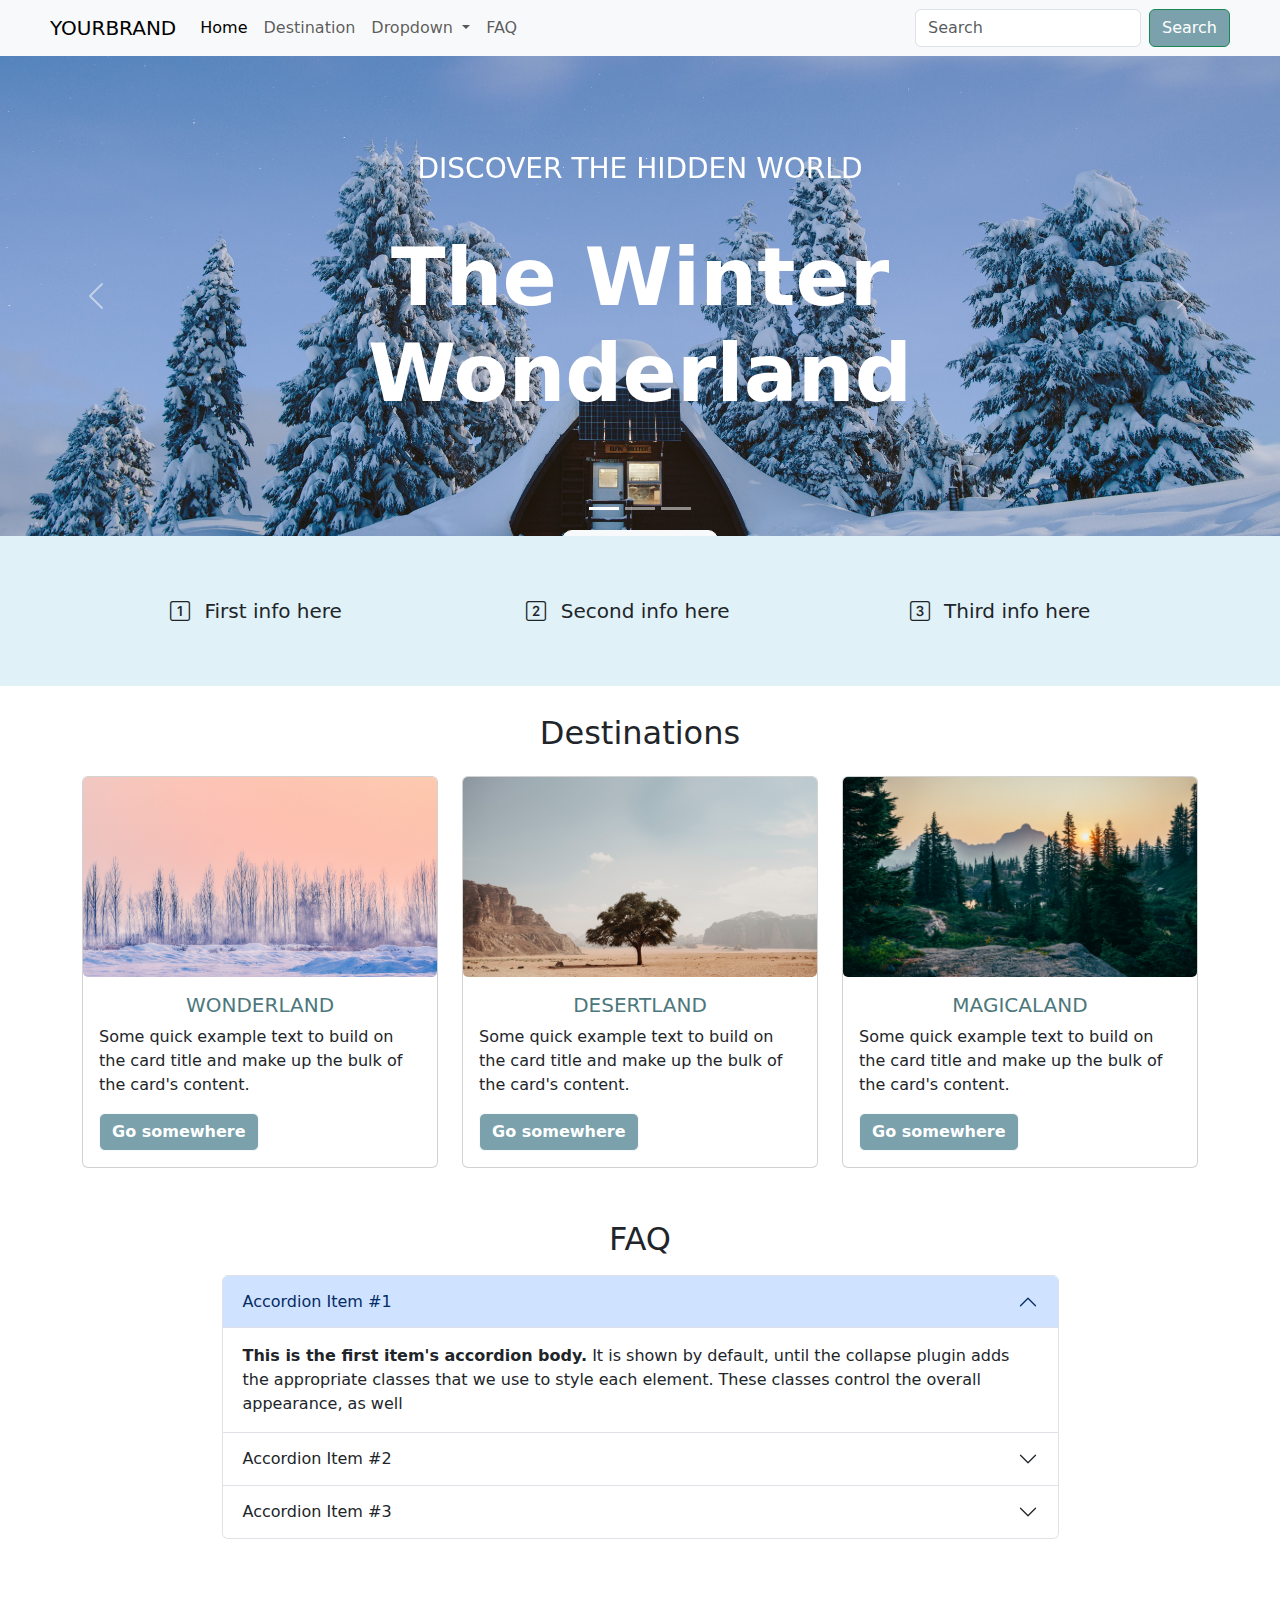
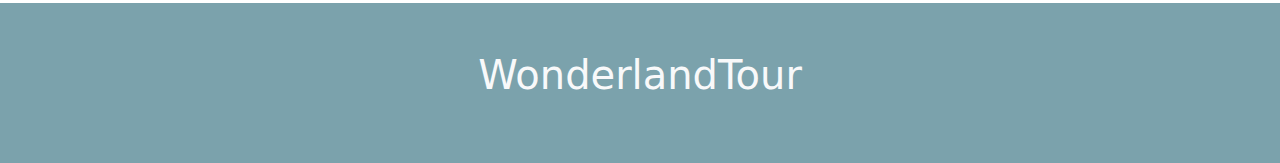
<file: index.html>
<!DOCTYPE html>
<html lang="en">
<head>
    <meta charset="UTF-8">
    <meta http-equiv="X-UA-Compatible" content="IE=edge">
    <meta name="viewport" content="width=device-width, initial-scale=1.0">
    <link rel="stylesheet" href="https://cdn.jsdelivr.net/npm/bootstrap@5.2.2/dist/css/bootstrap.min.css">
    <link rel="stylesheet" href="https://cdn.jsdelivr.net/npm/bootstrap-icons@1.9.1/font/bootstrap-icons.css">
    <link rel="stylesheet" href="/css/style.css">
    <title>Project04</title>
</head>
<body>
   
    <!--Fluid container-->
    <div class="container-fluid" id="no-padding">
        <!--add NAVBAR-->
        <nav class="navbar navbar-expand-sm bg-light">
            <div class="container-fluid add-pad">
              <a class="navbar-brand text-uppercase" href="about-us.html">YourBrand</a>          
                  <button class="navbar-toggler" type="button" data-bs-toggle="collapse" data-bs-target="#navbarSupportedContent" aria-controls="navbarSupportedContent" aria-expanded="false" aria-label="Toggle navigation">
                <span class="navbar-toggler-icon"></span>
              </button>
              <div class="collapse navbar-collapse" id="navbarSupportedContent">
                <ul class="navbar-nav me-auto mb-2 mb-lg-0 ">
                  <li class="nav-item">
                    <a class="nav-link active" aria-current="page" href="#">Home</a>
                  </li>
                  <li class="nav-item">
                    <a class="nav-link" href="#destination">Destination</a>
                  </li>
                  <li class="nav-item dropdown">
                    <a class="nav-link dropdown-toggle" href="#" role="button" data-bs-toggle="dropdown" aria-expanded="false">
                      Dropdown
                    </a>
                    <ul class="dropdown-menu">
                      <li><a class="dropdown-item" href="#">Action</a></li>
                      <li><a class="dropdown-item" href="#">Another action</a></li>
                      <li><hr class="dropdown-divider"></li>
                      <li><a class="dropdown-item" href="#">Something else here</a></li>
                    </ul>
                  </li>
                  <li class="nav-item">
                    <a class="nav-link" href="#faq">FAQ</a>
                  </li>
                </ul>
                <form class="d-flex" role="search">
                  <input class="form-control me-2" type="search" placeholder="Search" aria-label="Search">
                  <button class="btn btn-outline-success" type="submit" >Search</button>
                </form>
              </div>
            </div>
        </nav>
     
    <!--MAIN-->
        <main>
        <!--section 1 - MODAL-->
            
            <section class="modal fade" tabindex="-1" id="tour-modal">
                    <div class="modal-dialog">
                    <div class="modal-content">
                        <div class="modal-header">
                        <h5 class="modal-title">Book your tour</h5>
                        <button type="button" class="btn-close" data-bs-dismiss="modal" aria-label="Close"></button>
                        </div>
                        <div class="modal-body">
                        <!--modal body, form goes here-->
                            <form action="#">
                        
                                <div class="row g-2">
                                <!--LEFT section-->
                                    <div class="col-sm-6">
                                        <div class="form-floating">
                                            <input id="email1" type="email" class="form-control" placeholder="Your email">
                                            <label for="email1">Email address</label>
                                        </div>
                                    </div>
                                <!--RIGHT section-->
                                    <div class="col-sm-6">
                                        <div class="form-floating">
                                            <select id="tour1" type="email" class="form-select">
                                                <option value="">Wonderland - $5000</option>
                                                <option value="">Beautifuland - $5000</option>
                                                <option value="">Magicaland - $7500</option>
                                            </select>
                                            <label for="tour1">Pick your tour</label>
                                        </div>
                                    </div>

                                    
                                </div>

                            </form>
                        </div>
                        <div class="modal-footer">
                        <!-- <button type="button" class="btn btn-secondary" data-bs-dismiss="modal">Close</button> -->
                        <button type="button" class="btn btn-primary">Checkout</button>
                        </div>
                    </div>
                </div>
            </section>
             
        <!--section 2 CAROUSEL-->
           
            <section id="hero-carousel" class="carousel slide" data-bs-ride="carousel">
                    <!--add Caruosel INDICATOR-->
                    <div class="carousel-indicators">
                        <button type="button" data-bs-target="#hero-carousel" data-bs-slide-to="0" class="active" aria-current="true" aria-label="Slide 1"></button>
                        <button type="button" data-bs-target="#hero-carousel" data-bs-slide-to="1" aria-label="Slide 2"></button>
                        <button type="button" data-bs-target="#hero-carousel" data-bs-slide-to="2" aria-label="Slide 3"></button>
                    </div>

                    <div class="carousel-inner">
                    <div class="carousel-item active c-item">
                        <img src="/images/gambar1.jpg" class="d-block w-100 c-image" alt="...">
                        <!--add CAPTION-->
                        <div class="carousel-caption top-0 mt-4 ">
                            <p class="mt-5 fs-3 text-uppercase">Discover the hidden world</p>
                            <h1 class="display-1 fw-bolder text-capitalize top-text">The Winter Wonderland</h1>
                            <button type="button" class="btn btn-light px-4 py-2 btn-style" data-bs-toggle="modal" data-bs-target="#tour-modal"><a href="#">Book a Tour</a></button>
                        </div>
                    </div>
                    <div class="carousel-item c-item">
                        <img src="/images/gambar2.jpg" class="d-block w-100 c-image" alt="...">
                        <!--add caption-->
                        <div class="carousel-caption ">
                            <h5 class="fs-1">This is caption 2</h5>
                            <p>Some representative placeholder content for the second slide.</p>
                            <button type="button" class="btn btn-light px-4 py-2 btn-style2" data-bs-toggle="modal" data-bs-target="#tour-modal"><a href="#">Book a Tour</a></button>
                        </div>
                    </div>
                    <div class="carousel-item c-item">
                        <img src="/images/gambar3.jpg" class="d-block w-100 c-image" alt="...">
                        <!--add caption-->
                        <div class="carousel-caption ">
                            <h5 class="fs-1">This is caption 3</h5>
                            <p>Some representative placeholder content for the second slide.</p>
                            <button type="button" class="btn btn-light px-4 py-2 btn-style2" data-bs-toggle="modal" data-bs-target="#tour-modal"><a href="#">Book a Tour</a></button>
                        </div>
                    </div>
                    </div>
                    <!--add CONTROL to CAROUSEL-->
                    <button class="carousel-control-prev" type="button" data-bs-target="#hero-carousel" data-bs-slide="prev">
                        <span class="carousel-control-prev-icon" aria-hidden="true"></span>
                        <span class="visually-hidden">Previous</span>
                    </button>
                    <button class="carousel-control-next" type="button" data-bs-target="#hero-carousel" data-bs-slide="next">
                        <span class="carousel-control-next-icon" aria-hidden="true"></span>
                        <span class="visually-hidden">Next</span>
                    </button>
            </section>
           
        <!--section 3 - OVERVIEW-->
            <section class="overview ">
                <div class="container h-100 d-flex align-items-center ">
                    <div class="row w-100 text-center fs-5">
                        <div class="col-md">
                            <i class="bi bi-1-square me-2"></i>
                            First info here
                        </div>
                        <div class="col-md" >
                            <i class="bi bi-2-square me-2"></i>
                            Second info here
                        </div>
                        <div class="col-md">
                            <i class="bi bi-3-square me-2"></i>
                            Third info here
                        </div>
                    </div>
                </div>
            </section>

        <!--section 4 - Destination-->
            <section id="destination" class="pt-1">
                <h2 class="text-center my-4">Destinations</h2>

                <div class="container">

                    <div class="row">
                        <div class="col-lg">
                            <div class="card">
                                <img src="/images/image4.jpg" class="card-img-top card-img" alt="...">
                                <div class="card-body">
                                    <h5 class="card-title t-style">Wonderland</h5>
                                    <p class="card-text">Some quick example text to build on the card title and make up the bulk of the card's content.</p>
                                    <button  class="btn btn-light  " data-bs-toggle="modal" data-bs-target="#tour-modal">Go somewhere</button>
                                </div>
                              </div>
                            </div>
    
                            <div class="col-lg">
                                <div class="card ">
                                    <img src="/images/image5.jpg" class="card-img-top card-img" alt="...">
                                    <div class="card-body">
                                        <h5 class="card-title t-style">Desertland</h5>
                                        <p class="card-text">Some quick example text to build on the card title and make up the bulk of the card's content.</p>
                                        <button  class="btn btn-light  " data-bs-toggle="modal" data-bs-target="#tour-modal">Go somewhere</button>
                                    </div>
                                </div> 
                            </div>
    
                            <div class="col-lg">
                                <div class="card">
                                    <img src="/images/image6.jpg" class="card-img-top card-img" alt="...">
                                    <div class="card-body">
                                        <h5 class="card-title t-style">Magicaland</h5>
                                        <p class="card-text">Some quick example text to build on the card title and make up the bulk of the card's content.</p>
                                        <button  class="btn btn-light  " data-bs-toggle="modal" data-bs-target="#tour-modal">Go somewhere</button>
                                    </div>
                                  </div>              
                            </div>
                    </div>

                </div>

                
            </section>

        <!--section 5 FAQ-->
            <section id="faq" class="py-3">
                <h2 class="my-3 text-center">FAQ</h2>

              <div class="container">
                <div class="accordion w-75 mx-auto" id="accordionExample">
                    <div class="accordion-item">
                      <h2 class="accordion-header" id="headingOne">
                        <button class="accordion-button" type="button" data-bs-toggle="collapse" data-bs-target="#collapseOne" aria-expanded="true" aria-controls="collapseOne">
                          Accordion Item #1
                        </button>
                      </h2>
                      <div id="collapseOne" class="accordion-collapse collapse show" aria-labelledby="headingOne" data-bs-parent="#accordionExample">
                        <div class="accordion-body">
                          <strong>This is the first item's accordion body.</strong> It is shown by default, until the collapse plugin adds the appropriate classes that we use to style each element. These classes control the overall appearance, as well 
                        </div>
                      </div>
                    </div>
                    <div class="accordion-item">
                      <h2 class="accordion-header" id="headingTwo">
                        <button class="accordion-button collapsed" type="button" data-bs-toggle="collapse" data-bs-target="#collapseTwo" aria-expanded="false" aria-controls="collapseTwo">
                          Accordion Item #2
                        </button>
                      </h2>
                      <div id="collapseTwo" class="accordion-collapse collapse" aria-labelledby="headingTwo" data-bs-parent="#accordionExample">
                        <div class="accordion-body">
                          <strong>This is the second item's accordion body.</strong> It is hidden by default, until the collapse plugin adds the appropriate classes that we use to style each element. These classes control the overall appearance, as well as the 
                        </div>
                      </div>
                    </div>
                    <div class="accordion-item">
                      <h2 class="accordion-header" id="headingThree">
                        <button class="accordion-button collapsed" type="button" data-bs-toggle="collapse" data-bs-target="#collapseThree" aria-expanded="false" aria-controls="collapseThree">
                          Accordion Item #3
                        </button>
                      </h2>
                      <div id="collapseThree" class="accordion-collapse collapse" aria-labelledby="headingThree" data-bs-parent="#accordionExample">
                        <div class="accordion-body">
                          <strong>This is the third item's accordion body.</strong> It is hidden by default, until the collapse plugin adds the appropriate classes that we use to style each element. These classes control the overall appearance, as well .
                        </div>
                      </div>
                    </div>
                  </div>
               </div>
            </section>
        </main> 
    
    <!--FOOTER-->
        <footer class="py-5 mt-5">
            <div class="container text-light text-center">
                <p class="display-6 mb-3">WonderlandTour</p>
            </div>
        </footer>
          
    </div>

<script src="https://cdn.jsdelivr.net/npm/@popperjs/core@2.11.6/dist/umd/popper.min.js"></script>
<script src="https://cdn.jsdelivr.net/npm/bootstrap@5.2.2/dist/js/bootstrap.bundle.min.js"></script>
</body>
</html>
</file>
<file: css/style.css>
#no-padding {
    padding: 0;
}


.c-item {
    height: 480px;
}

.add-pad {
    padding: 0 50px;
}

.c-image {
    height: 100%;
    object-fit: cover;
}

.top-text {
    margin-top: 40px;
}
.btn-style {
    border-radius: 10px;
    margin-top: 100px;
    font-weight: bold;
    
}

button a {
    text-decoration: none;
}
button a:hover {
    color: rgb(94, 146, 155);;
    
    /* padding: 10px 10px; */
}

.btn-style2 {
    font-weight: bold;
}

.overview {
    height: 150px;
    background-color: rgb(224, 241, 247);
}

.card-img {
    height:200px;
    object-fit: cover;
}

.t-style {
    text-transform: uppercase;
    color: rgb(77, 119, 124);
    text-align: center;
}

.col-lg {
    margin-bottom: 20px;
}
/* .card-body .btn {
    text-align: center;
} */

.card-body .btn-light {
  
    background-color: rgb(123, 162, 172);
    color: white;
    font-weight: bold;
}

footer {
    background-color: rgb(123, 162, 172);
}

.btn-outline-success {
    background: rgb(123, 162, 172);
    color:white;
}

.btn-outline-success:hover {
    background: rgb(83, 120, 130);
    color: white;
}
</file>
